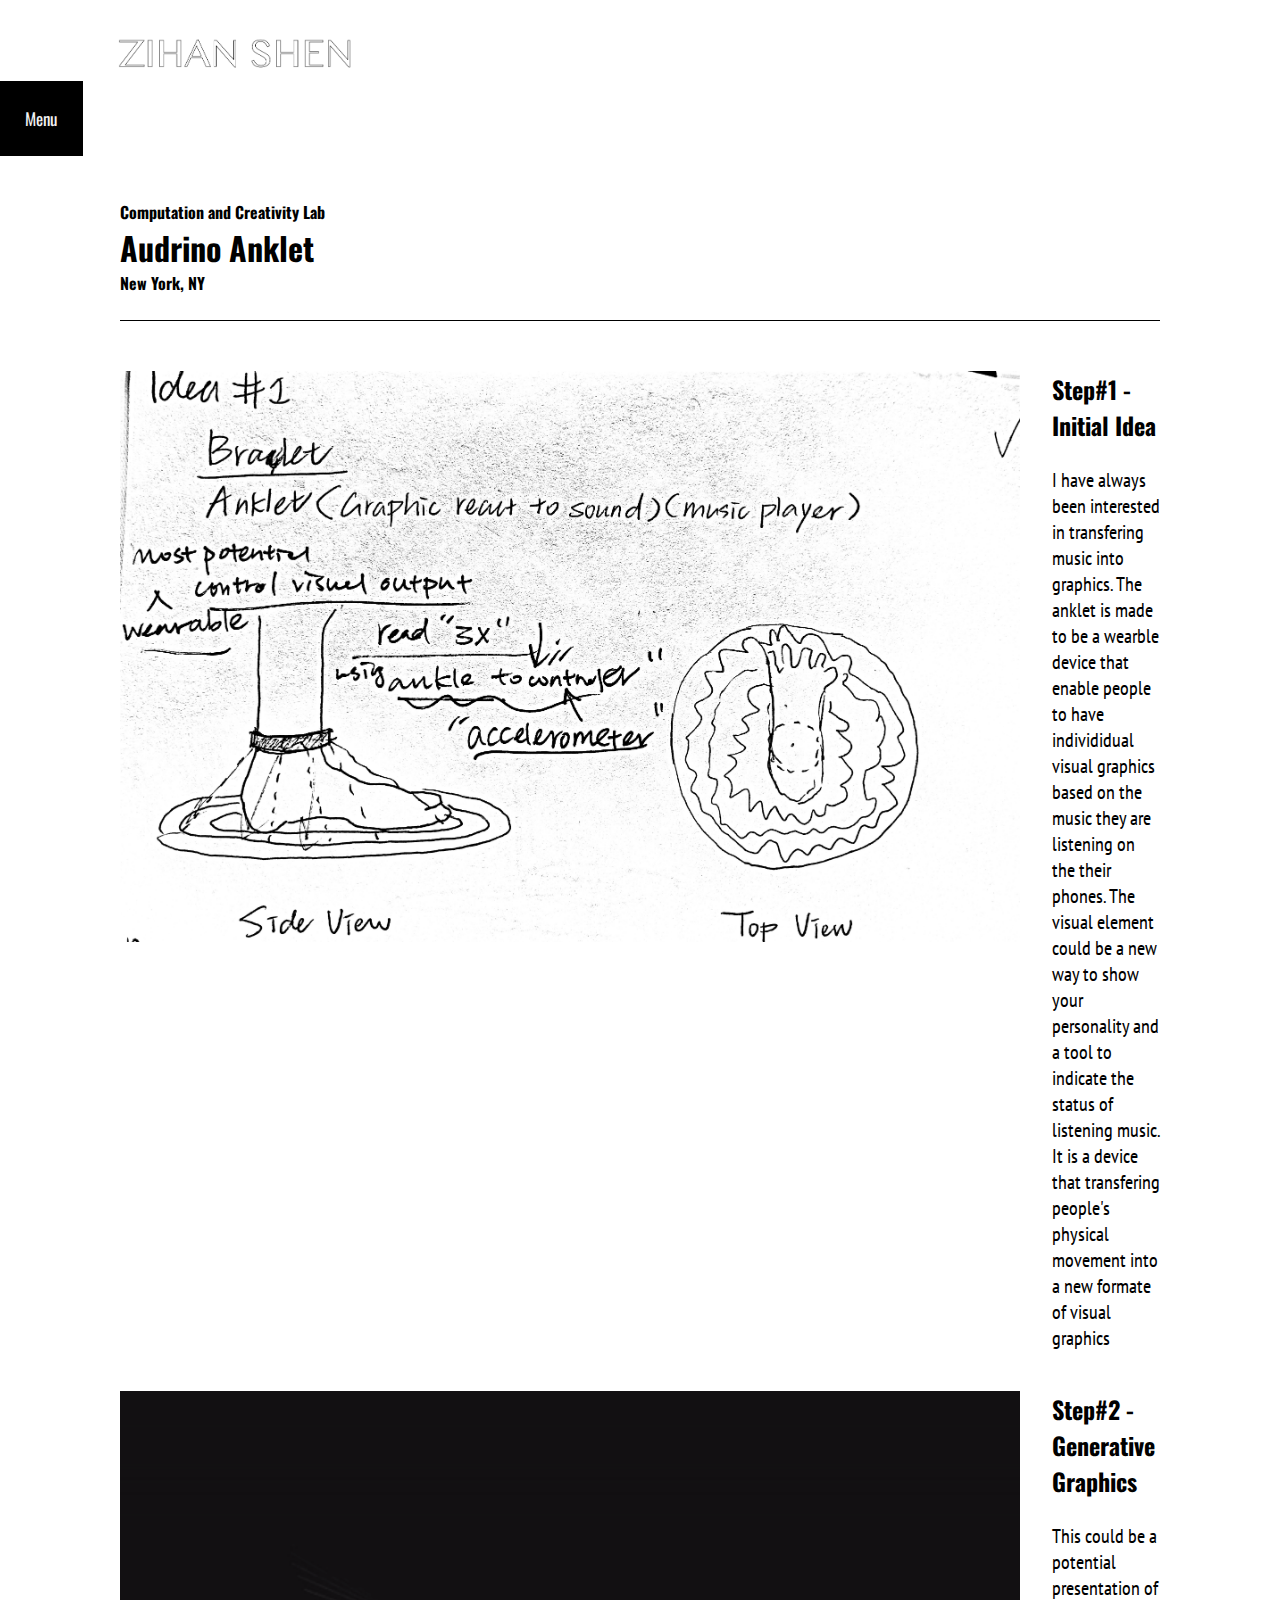
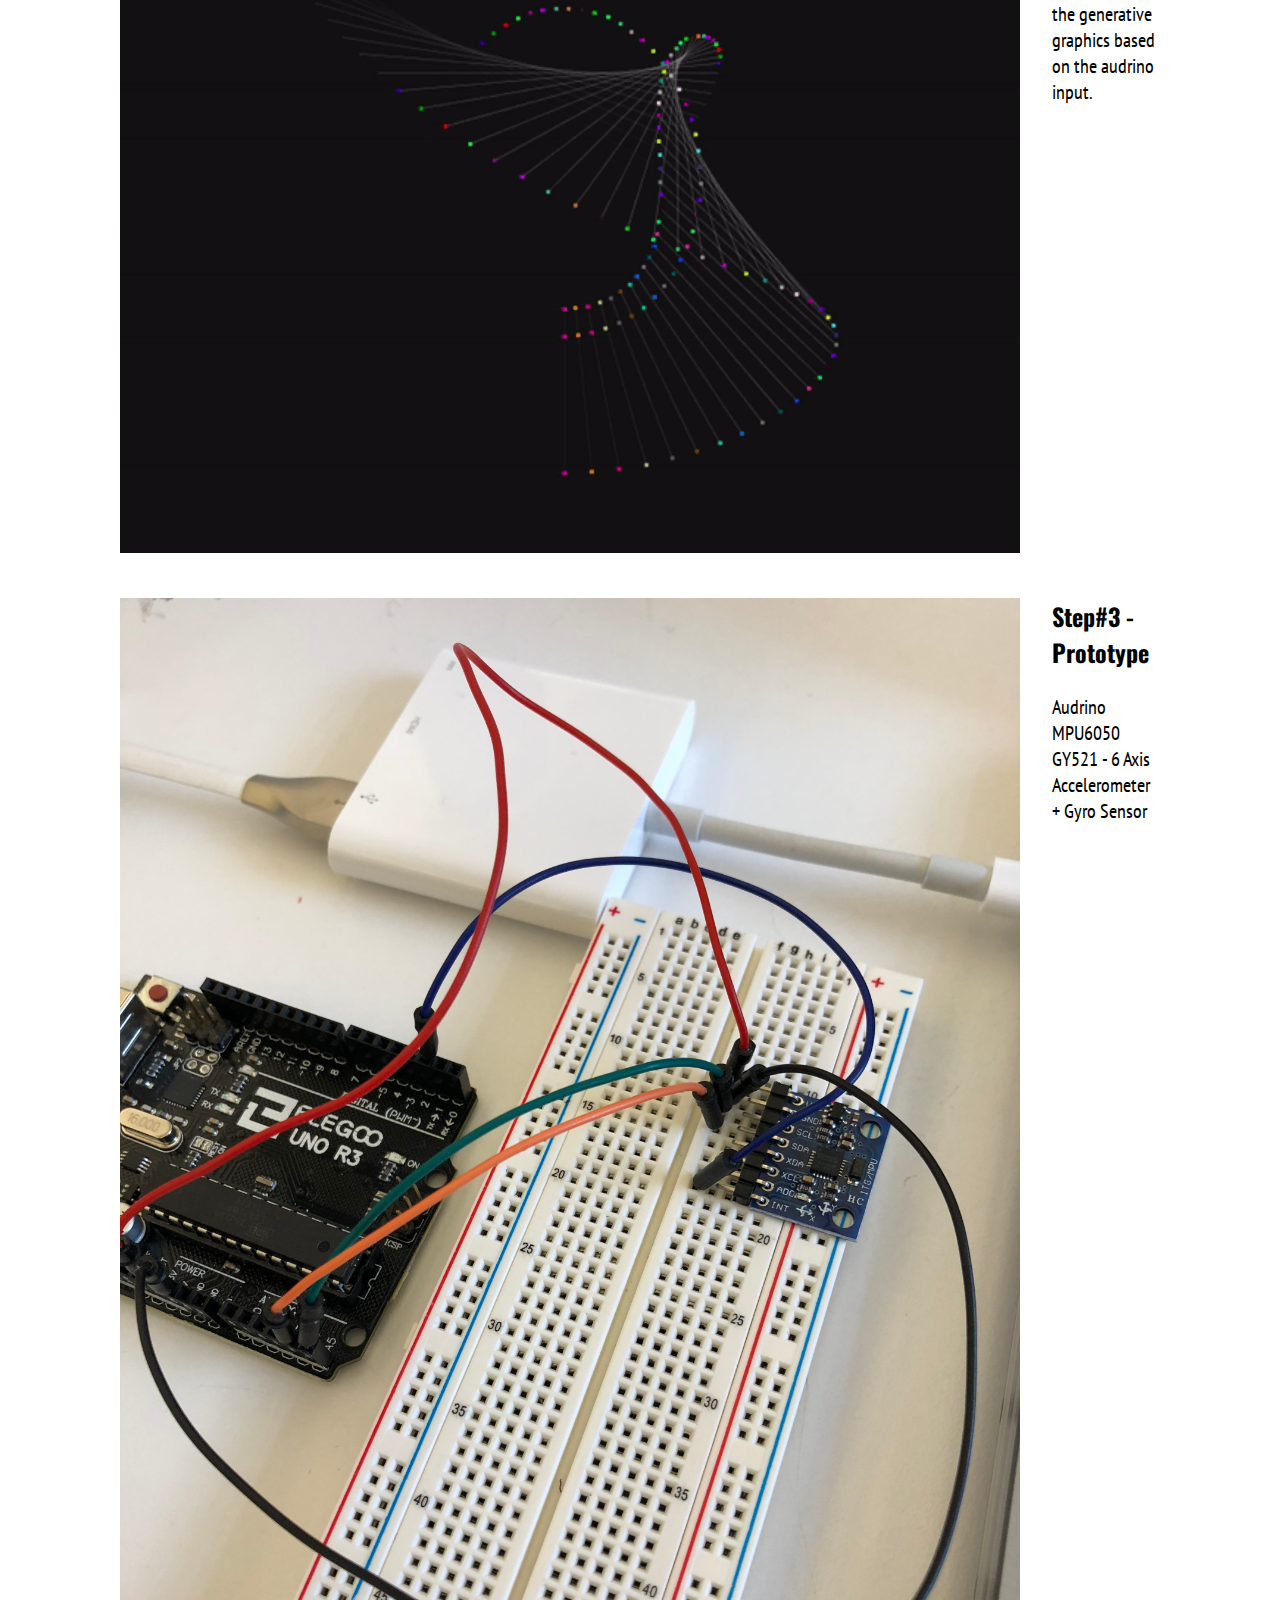
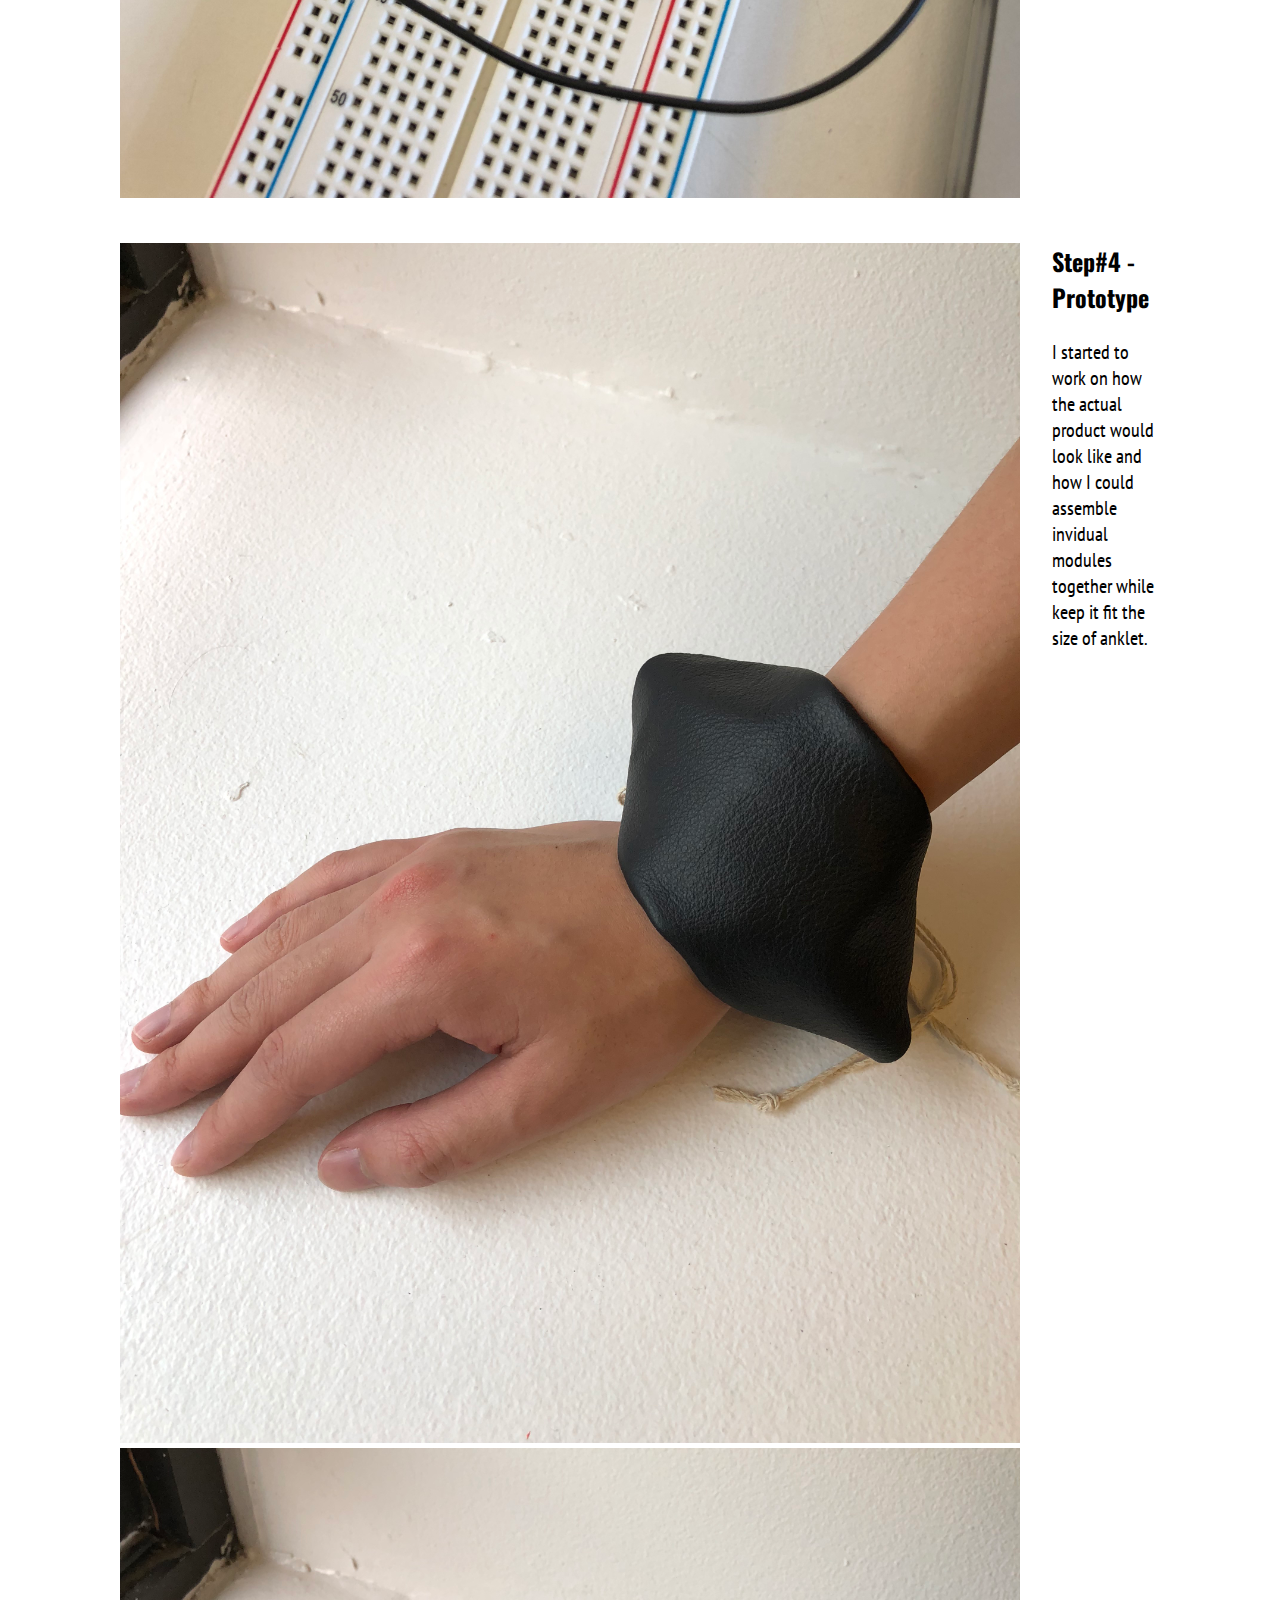
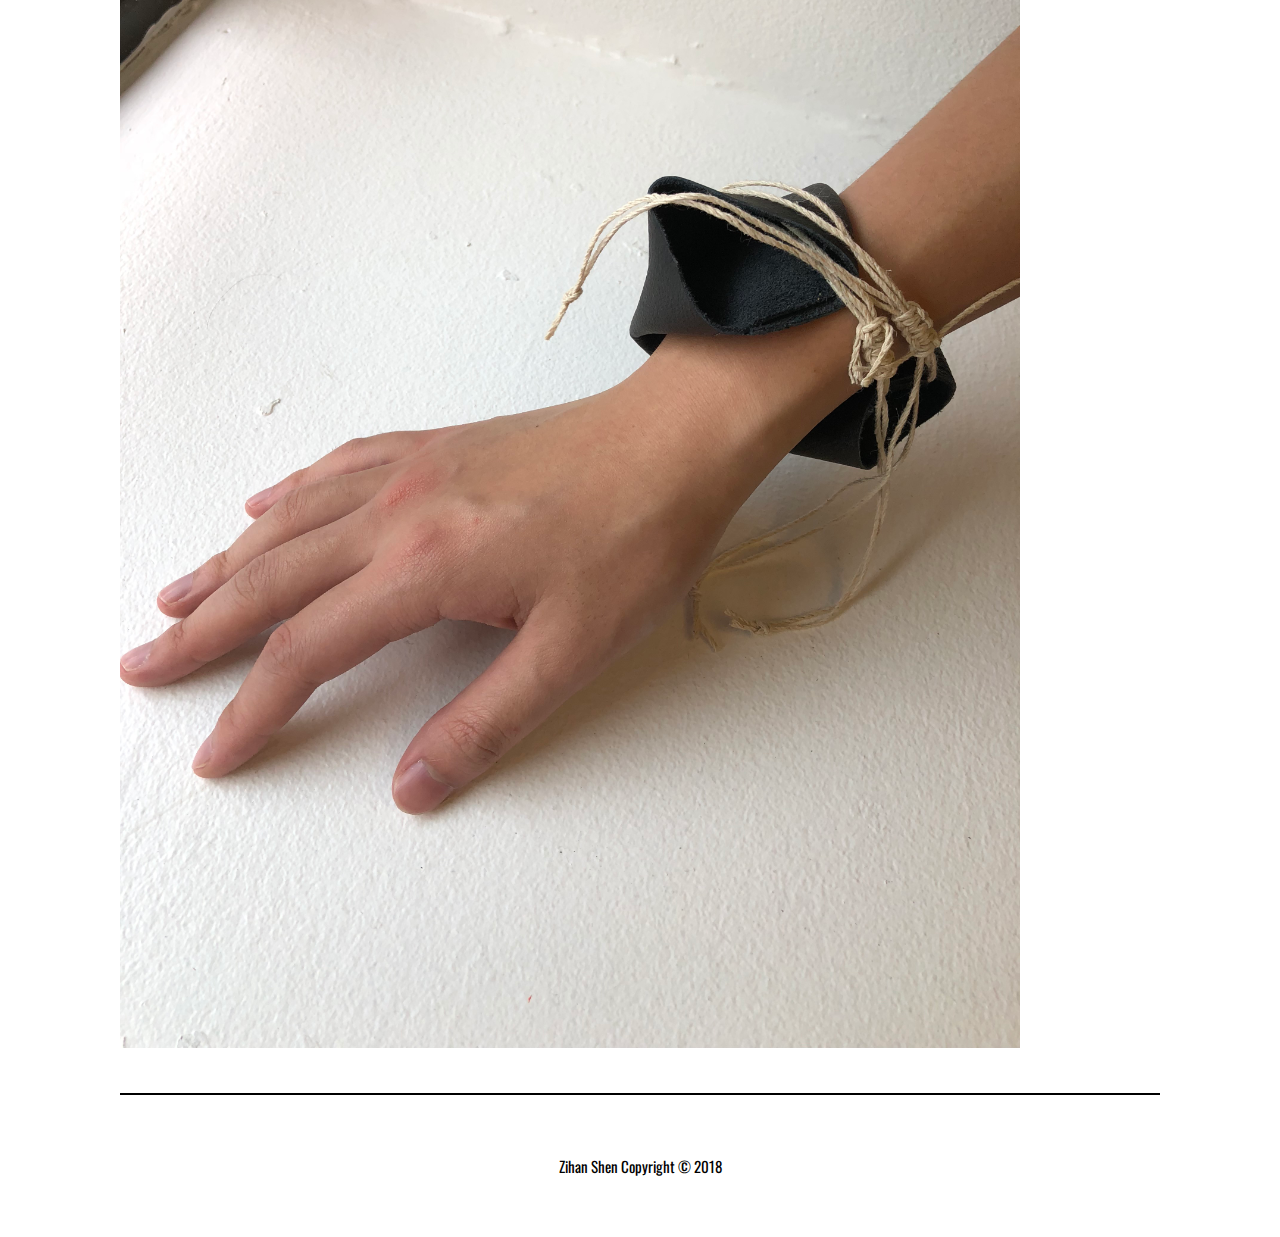
<file: audrino_gyroscope/audrino_gyroscope.html>
<!DOCTYPE html>
<html>
<head>
	<title>A Project</title>
	<link href="https://fonts.googleapis.com/css?family=Roboto" rel="stylesheet">
	<link href="https://fonts.googleapis.com/css?family=Vidaloka" rel="stylesheet">

	<link href="https://fonts.googleapis.com/css?family=Oswald" rel="stylesheet">
	<link rel="stylesheet" type="text/css" href="css/styles.css">

	<link href="https://fonts.googleapis.com/css?family=PT+Sans+Narrow" rel="stylesheet">

	<meta name="viewport" content="width=device-width, initial-scale=1">
</head>
<body>



<div id="header">
	<div class="logo">
		<a href="#"></a>
		<img src="img/logo.png" width="250px";">
	</div>

	<div class="topnav">
		<a href="#" data-hover="Project">Menu</a>		
	</div>

</div>


<div id="shen">
	<h4>Computation and Creativity Lab</h4>
	<h1>Audrino Anklet</h1>
	<h4>New York, NY</h4>

</div>

<div class="row0">
	<p style="font-family: 'PT Sans Narrow', sans-serif; font-size:20px">
	
	</p>
</div>



<div class="row1">	
	<div class="box box1">
		<img src="img/01.jpg" width="900px" class="center">
	</div>
   
	<div class="box box2">
		<h2>Step#1 - Initial Idea</h2><br>
		<p style="font-family: 'PT Sans Narrow', sans-serif; font-size:20px">I have always been interested in transfering music into graphics. The anklet is made to be a wearble device that enable people to have individidual visual graphics based on the music they are listening on the their phones. The visual element could be a new way to show your personality and a tool to indicate the status of listening music. It is a device that transfering people's physical movement into a new formate of visual graphics</p>
	</div>
</div>




<div class="row2">	
	<div class="box box1">
		<img src="img/001.gif" width="900px" class="center">
	</div>

	<div class="box box2">
		<h2>Step#2 - Generative Graphics</h2><br>
		<p style="font-family: 'PT Sans Narrow', sans-serif; font-size:20px">This could be a potential presentation of the generative graphics based on the audrino input.</p>
	</div>


</div>



<div class="row3">	
	<div class="box box1">
		<img src="img/02.jpg" width="900px" class="center">
	</div>

	<div class="box box2">
		<h2>Step#3 - Prototype</h2><br>
		<p style="font-family: 'PT Sans Narrow', sans-serif; font-size:20px">Audrino MPU6050 GY521 - 6 Axis Accelerometer + Gyro Sensor</p>
	</div>

</div>

<div class="row4">	
	<div class="box box1">
		<img src="img/03.jpg" width="900px" class="center">
		<img src="img/04.jpg" width="900px" class="center">
	</div>

	<div class="box box2">
		<h2>Step#4 - Prototype</h2><br>
		<p style="font-family: 'PT Sans Narrow', sans-serif; font-size:20px">I started to work on how the actual product would look like and how I could assemble invidual modules together while keep it fit the size of anklet.</p>
	</div>

</div>



<div id="footer">
	<p>Zihan Shen Copyright &copy; 2018</p>
</div>






</body>
</html>
</file>
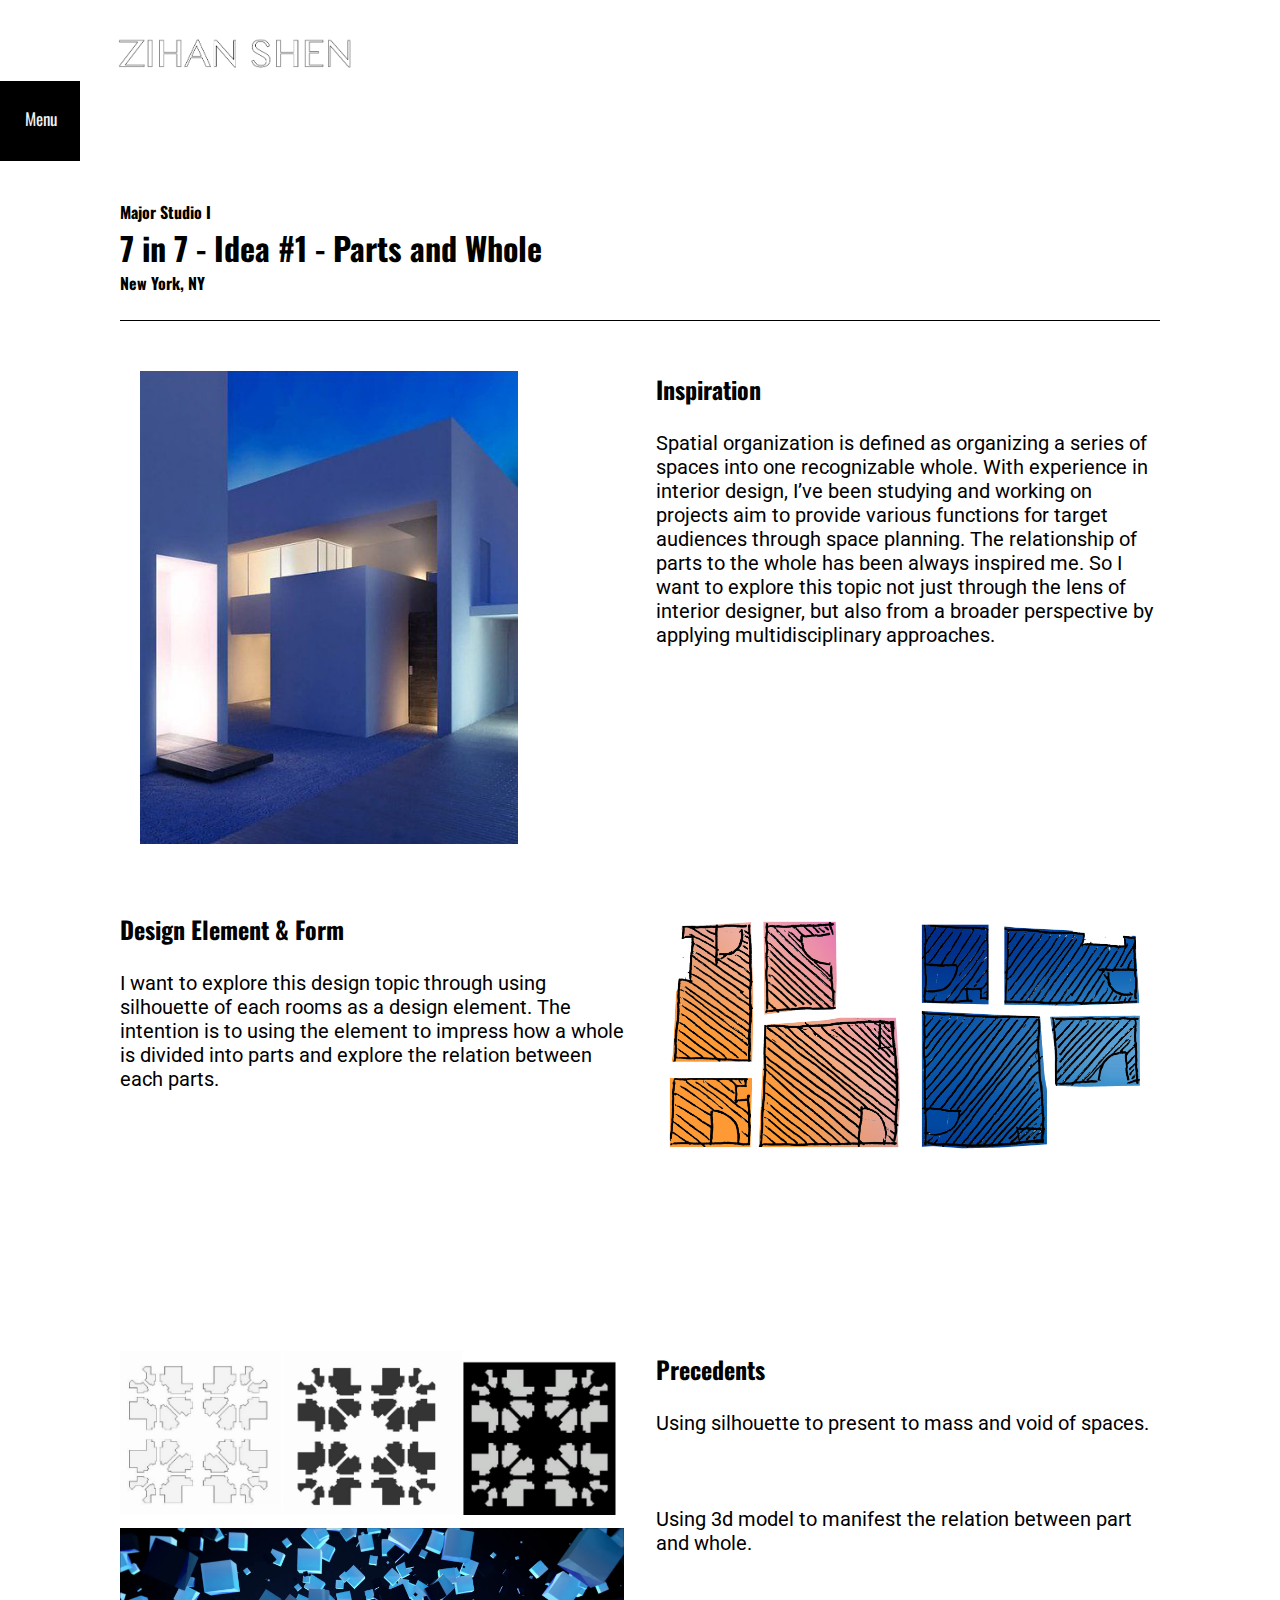
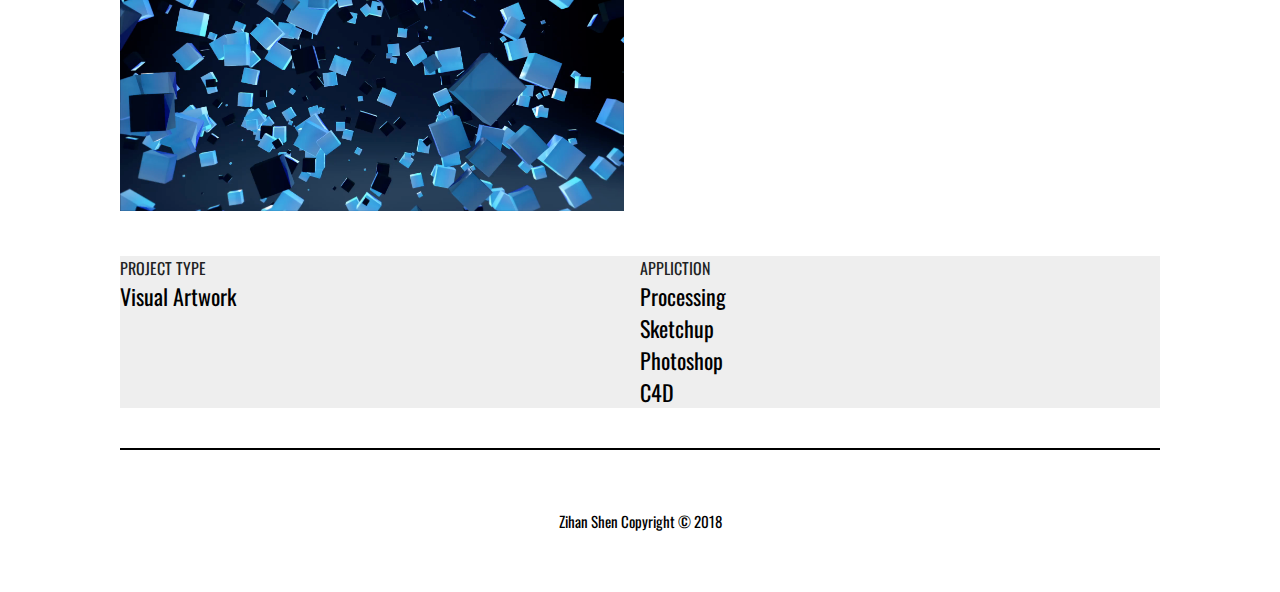
<file: blog_01/blog_01_final.html>
<!DOCTYPE html>
<html>
<head>
	<title>A Project</title>
	<link href="https://fonts.googleapis.com/css?family=Roboto" rel="stylesheet">
	<link href="https://fonts.googleapis.com/css?family=Vidaloka" rel="stylesheet">

	<link href="https://fonts.googleapis.com/css?family=Oswald" rel="stylesheet">
	<link rel="stylesheet" type="text/css" href="css/styles_final.css">

	<meta name="viewport" content="width=device-width, initial-scale=1">
</head>
<body>



<div id="header">
	<div class="logo">
		<a href="#"></a>
		<img src="img/logo.png" width="250px";">
	</div>

	<div class="topnav">
		<a href="#" data-hover="Project">Menu</a>		
	</div>

</div>


<div id="shen">
	<h4>Major Studio I</h4>
	<h1>7 in 7 - Idea #1 - Parts and Whole</h1>
	<h4>New York, NY</h4>
</div>



<div class="row1">	
	<div class="box box1">
		<img src="img/001.png" width="75%" class="center">
	</div>
   
	<div class="box box2">
		<h2>Inspiration</h2><br>
		<p style="font-family: 'Roboto', sans-serif; font-size:20px" >Spatial organization is defined as organizing a series of spaces into one recognizable whole. With experience in interior design, I’ve been studying and working on projects aim to provide various functions for target audiences through space planning. The relationship of parts to the whole has been always inspired me. So I want to explore this topic not just through the lens of interior designer, but also from a broader perspective by applying multidisciplinary approaches.
	 	</p>
	</div>
</div>


<div class="row2">	
	<div class="box box3">
		<h2>Design Element & Form</h2><br>
		<p style="font-family: 'Roboto', sans-serif; font-size:20px" >
			I want to explore this design topic through using silhouette of each rooms as a design element. The intention is to using the element to impress how a whole is divided into parts and explore the relation between each parts. 
		</p>
	</div>
	<div class="box box4">
		<img src="img/tt1.png" width="100%">	
		
	</div>
</div>

<div class="row3">	
	<div class="box box5">
		<img src="img/003.png" width="100%">
		<img src="img/006.png" width="100%">
	</div>

	<div class="box box6">
		<h2>Precedents</h2><br>
		<p style="font-family: 'Roboto', sans-serif; font-size:20px" >
		Using silhouette to present to mass and void of spaces. 
<br><br><br><br>Using 3d model to manifest the relation between part and whole. 
	 	</p>
	</div>
</div>



<div class="row4">	
	<div class="box box10">
		
		<ul>
			<li style="color:#212223;">PROJECT TYPE</li>
			<li style="font-size:22px;">Visual Artwork</li>
			<!-- <li style="color:#212223;">LOCATION</li>
			<li style="font-size:22px;">Miami,FL</li>
			<li style="color:#212223;">CLIENT NAME</li>
			<li style="font-size:22px;">Carnival</li>
			<li style="color:#212223;">SIZE</li>
			<li style="font-size:22px;">10,000 sq ft.</li>
			<li style="color:#212223;">COMPLETED</li>
			<li style="font-size:22px;">2017</li> -->
		</ul>

			
	</div>
	<div class="box box11">
		<ul>
			<li style="color:#212223;">APPLICTION</li>
			<li style="font-size:22px;">Processing<br>Sketchup<br>Photoshop<br>C4D</li>

			<!-- <li style="color:#212223;">Service</li>
			<li style="font-size:25px;">Miami,FL</li>
			<li style="color:#212223;">CLIENT NAME</li>
			<li style="font-size:25px;">Carnival</li>
			<li style="color:#212223;">SIZE</li>
			<li style="font-size:25px;">10,000 sq ft.</li>
			<li style="color:#212223;">COMPLETED</li>
			<li style="font-size:25px;">2017</li> -->
		</ul>
			
	</div>
<!-- 	<div class="box box12">
		<ul>
			<li style="color:#212223;">SERVICE PROVIDED</li>
			<li style="font-size:22px;">Custom FF&E Design<br>Interior Design<br>Architecture</li>
	</div> -->
</div>


<div id="footer">
	<p>Zihan Shen Copyright &copy; 2018</p>
</div>






</body>
</html>
</file>
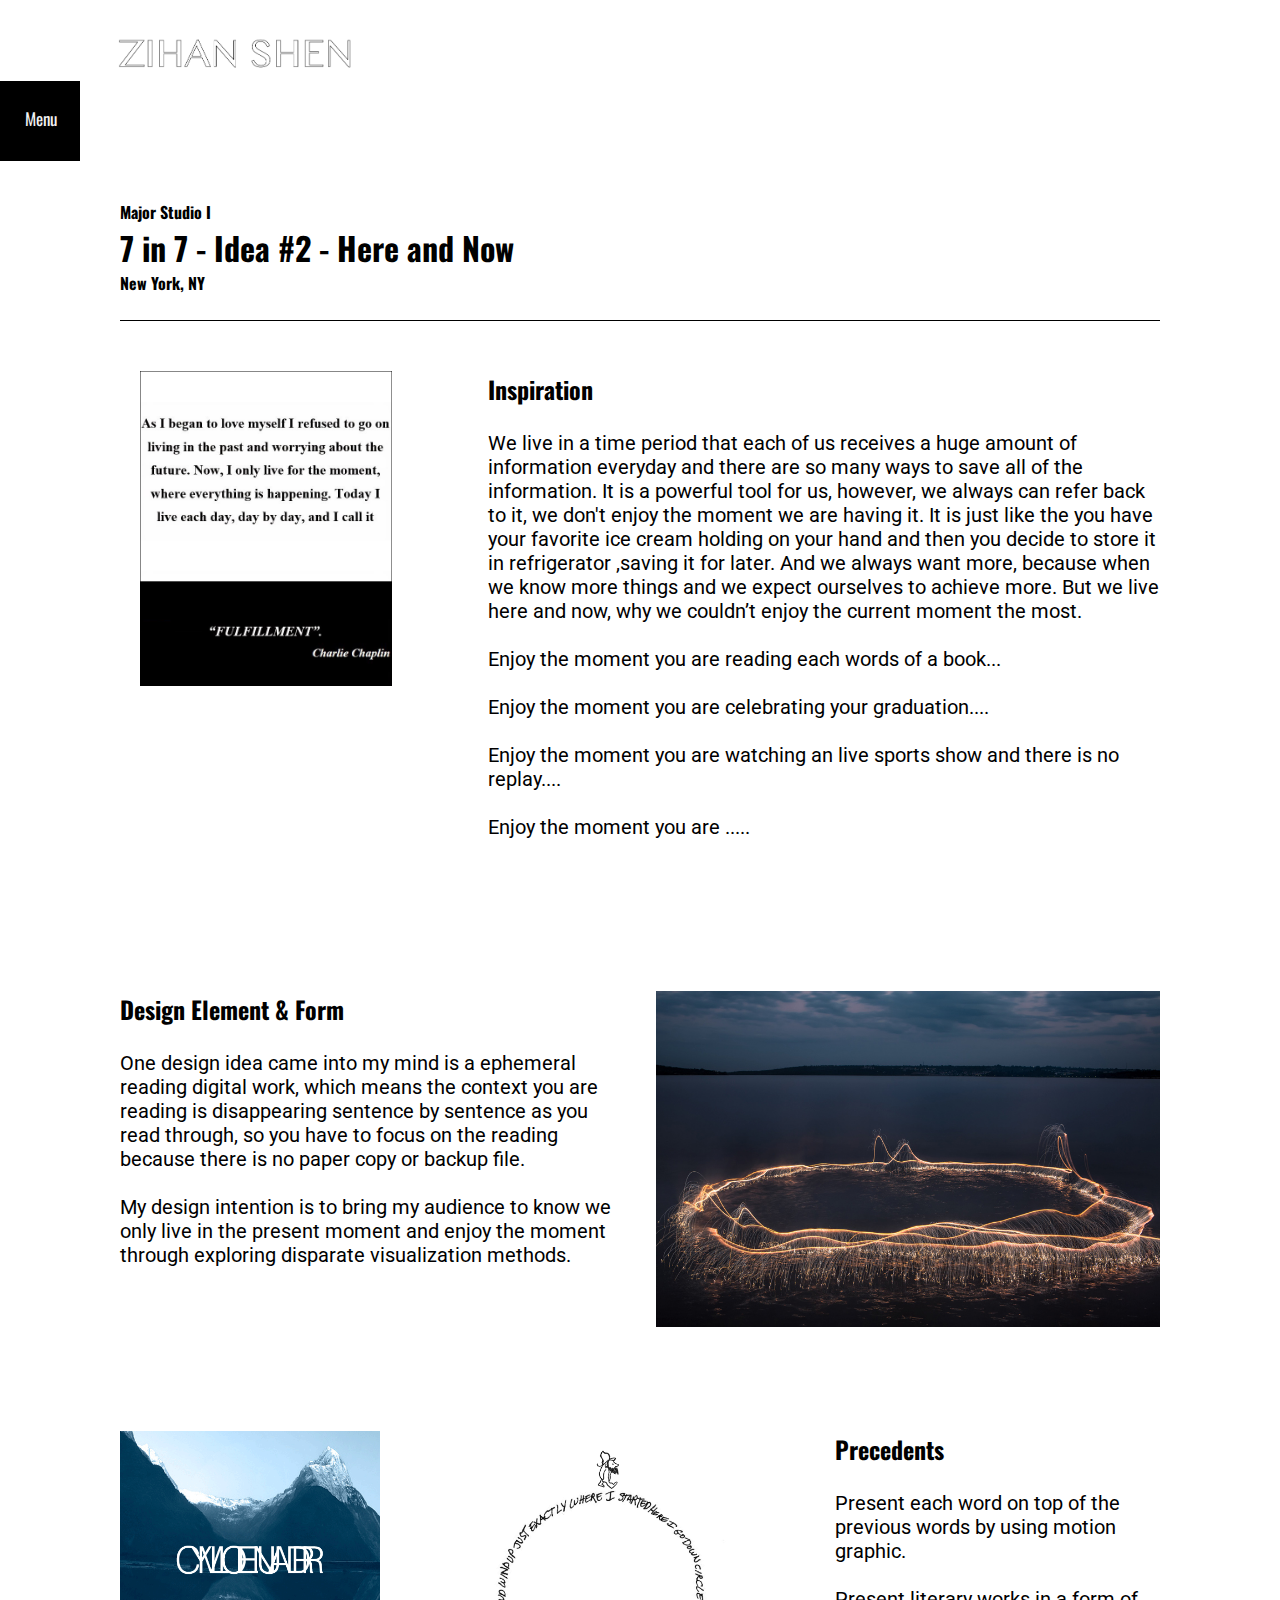
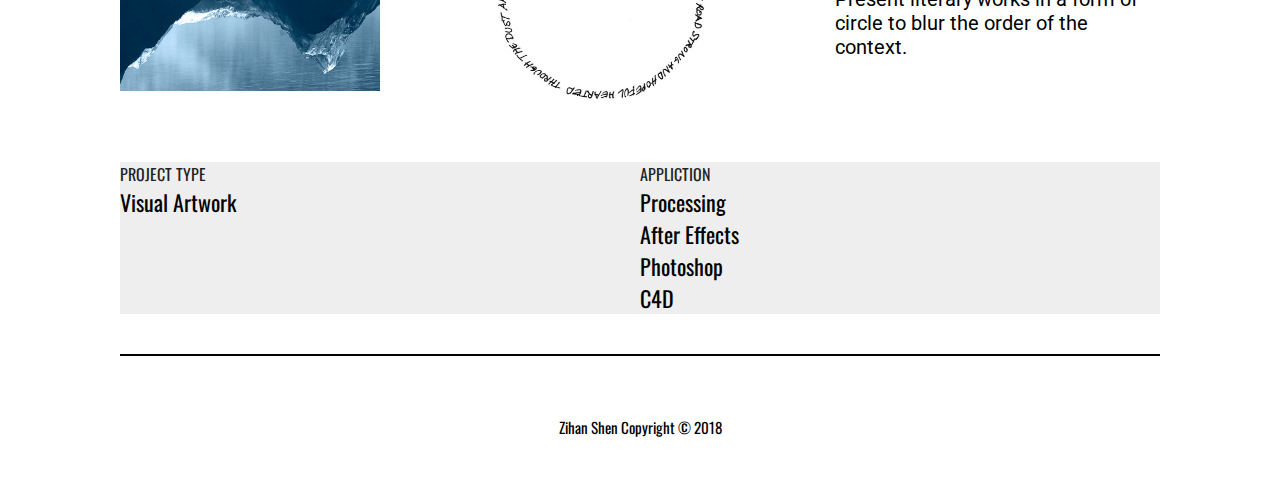
<file: blog_02/blog_02.html>
<!DOCTYPE html>
<html>
<head>
	<title>A Project</title>
	<link href="https://fonts.googleapis.com/css?family=Roboto" rel="stylesheet">
	<link href="https://fonts.googleapis.com/css?family=Vidaloka" rel="stylesheet">

	<link href="https://fonts.googleapis.com/css?family=Oswald" rel="stylesheet">
	<link rel="stylesheet" type="text/css" href="css/styles.css">

	<meta name="viewport" content="width=device-width, initial-scale=1">
</head>
<body>



<div id="header">
	<div class="logo">
		<a href="#"></a>
		<img src="img/logo.png" width="250px";">
	</div>

	<div class="topnav">
		<a href="#" data-hover="Project">Menu</a>		
	</div>

</div>


<div id="shen">
	<h4>Major Studio I</h4>
	<h1>7 in 7 - Idea #2 - Here and Now</h1>
	<h4>New York, NY</h4>
</div>



<div class="row1">	
	<div class="box box1">
		<img src="img/b0-new.png" width="75%" class="center">
	</div>
   
	<div class="box box2">
		<h2>Inspiration</h2><br>
		<p style="font-family: 'Roboto', sans-serif; font-size:20px" >
	 	We live in a time period that each of us receives a huge amount of information everyday  and there are so many ways to save all of the information. It is a powerful tool for us, however, we always can refer back to it, we don't enjoy the moment we are having it. It is just like the you have your favorite ice cream holding on your hand and then you decide to store it in refrigerator ,saving it for later.  And we always want more, because when we know more things and we expect ourselves to achieve more. But we live here and now, why we couldn’t enjoy the current moment the most. 

<br><br>Enjoy the moment you are reading each words of a book...
<br><br>Enjoy the moment you are celebrating your graduation....
<br><br>Enjoy the moment you are watching an live sports show and there is no replay.... 
<br><br>Enjoy the moment you are .....
</p>
	</div>


</div>


<div class="row2">	
	<div class="box box3">
		<h2>Design Element & Form</h2><br>
		<p style="font-family: 'Roboto', sans-serif; font-size:20px" >
		One design idea came into my mind is a ephemeral reading digital work, which means the context you are reading is disappearing sentence by sentence as you read through, so you have to focus on the reading because there is no paper copy or backup file.
		<br><br>
		My design intention is to bring my audience to know we only live in the present moment and enjoy the moment through exploring disparate visualization methods. 

		</p>
	</div>

	<div class="box box4">
		<!-- <img src="img/b2.jpeg" width="100%"> -->	
		<img src="img/b1.jpeg" width="100%">
		
	</div>
</div>

<div class="row3">	
	<div class="box box5">
		<img src="img/b3.gif" width="80%">
		
	</div>

		<div class="box box7">
		
		<img src="img/b4.gif" width="80%">
	</div>

	<div class="box box6">
		<h2>Precedents</h2><br>
		<p style="font-family: 'Roboto', sans-serif; font-size:20px" >
		Present each word on top of the previous words by using motion graphic.
		<br><br>
		Present literary works in a form of circle to blur the order of the context. 

	 	</p>
	</div>
</div>



<div class="row4">	
	<div class="box box10">
		
		<ul>
			<li style="color:#212223;">PROJECT TYPE</li>
			<li style="font-size:22px;">Visual Artwork</li>
			<!-- <li style="color:#212223;">LOCATION</li>
			<li style="font-size:22px;">Miami,FL</li>
			<li style="color:#212223;">CLIENT NAME</li>
			<li style="font-size:22px;">Carnival</li>
			<li style="color:#212223;">SIZE</li>
			<li style="font-size:22px;">10,000 sq ft.</li>
			<li style="color:#212223;">COMPLETED</li>
			<li style="font-size:22px;">2017</li> -->
		</ul>

			
	</div>
	<div class="box box11">
		<ul>
			<li style="color:#212223;">APPLICTION</li>
			<li style="font-size:22px;">Processing<br>After Effects<br>Photoshop<br>C4D</li>

			<!-- <li style="color:#212223;">Service</li>
			<li style="font-size:25px;">Miami,FL</li>
			<li style="color:#212223;">CLIENT NAME</li>
			<li style="font-size:25px;">Carnival</li>
			<li style="color:#212223;">SIZE</li>
			<li style="font-size:25px;">10,000 sq ft.</li>
			<li style="color:#212223;">COMPLETED</li>
			<li style="font-size:25px;">2017</li> -->
		</ul>
			
	</div>
<!-- 	<div class="box box12">
		<ul>
			<li style="color:#212223;">SERVICE PROVIDED</li>
			<li style="font-size:22px;">Custom FF&E Design<br>Interior Design<br>Architecture</li>
	</div> -->
</div>


<div id="footer">
	<p>Zihan Shen Copyright &copy; 2018</p>
</div>






</body>
</html>
</file>
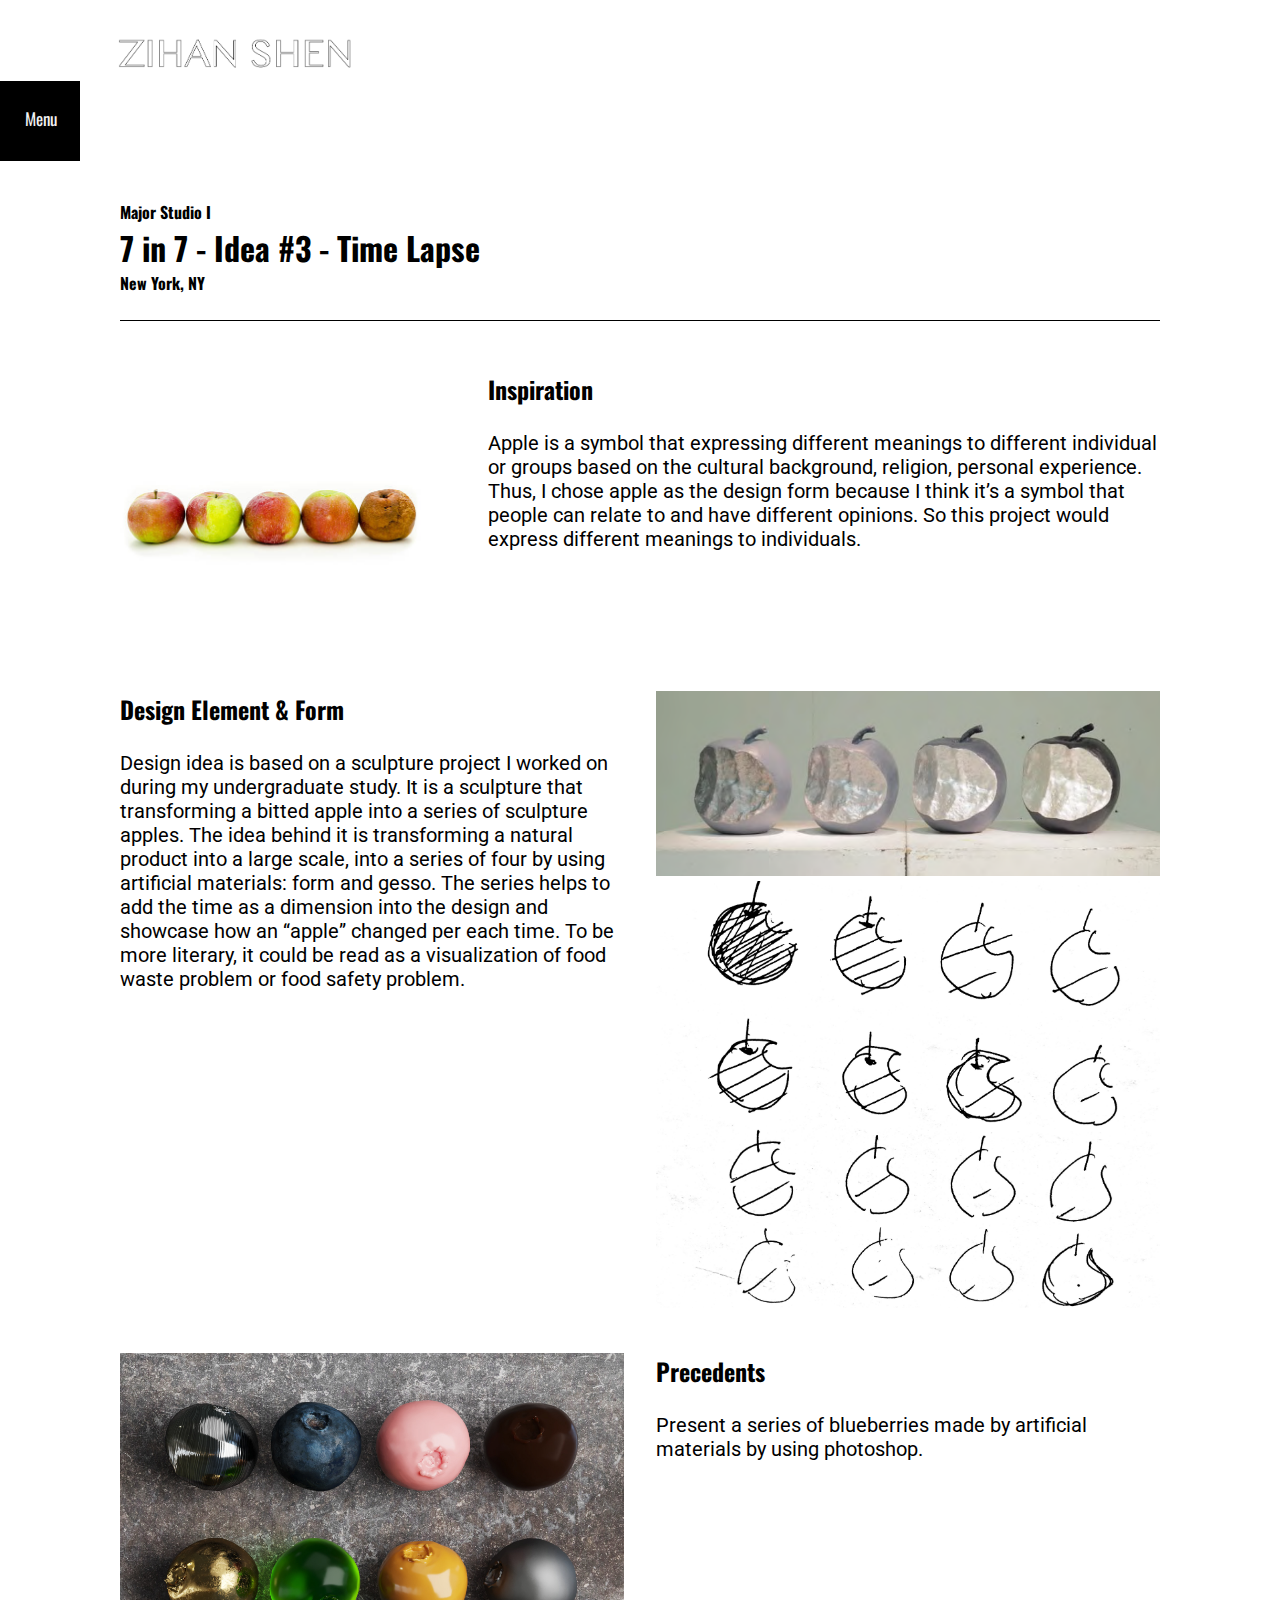
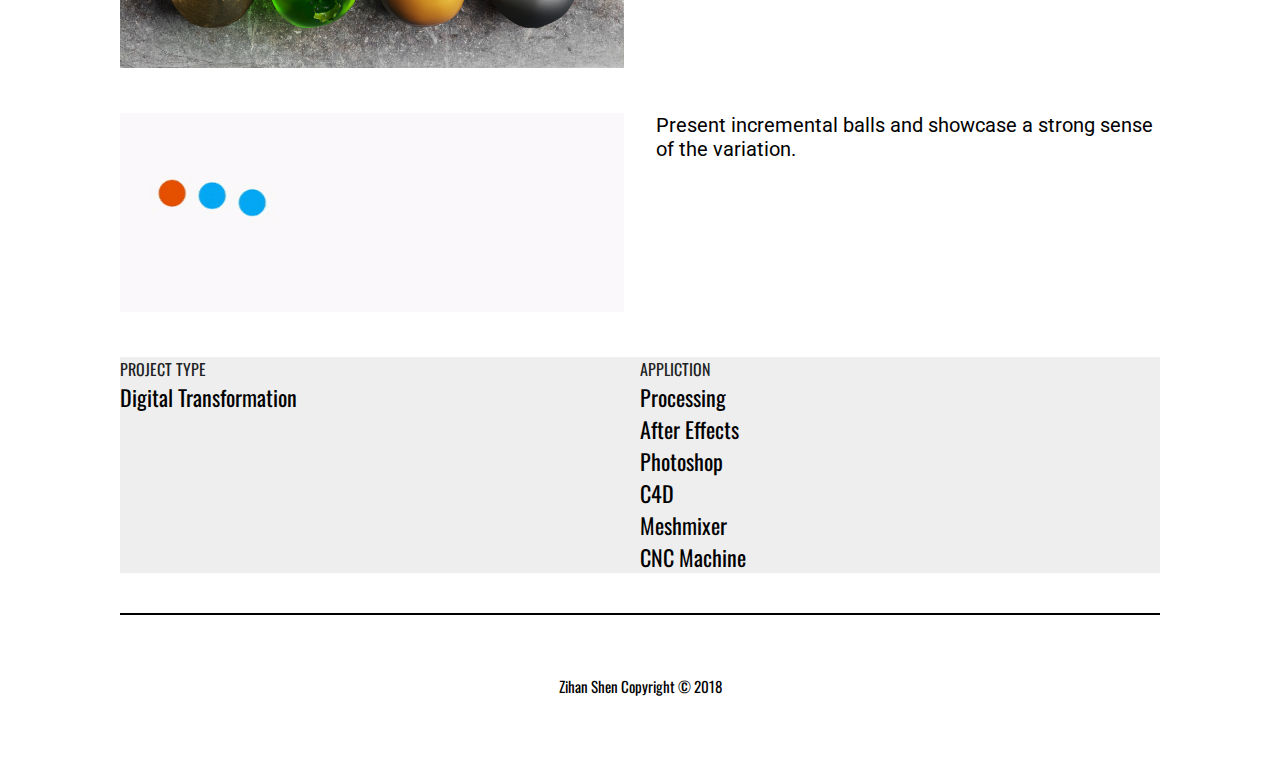
<file: blog_03/blog_03.html>
<!DOCTYPE html>
<html>
<head>
	<title>A Project</title>
	<link href="https://fonts.googleapis.com/css?family=Roboto" rel="stylesheet">
	<link href="https://fonts.googleapis.com/css?family=Vidaloka" rel="stylesheet">

	<link href="https://fonts.googleapis.com/css?family=Oswald" rel="stylesheet">
	<link rel="stylesheet" type="text/css" href="css/styles.css">

	<meta name="viewport" content="width=device-width, initial-scale=1">
</head>
<body>



<div id="header">
	<div class="logo">
		<a href="#"></a>
		<img src="img/logo.png" width="250px";">
	</div>

	<div class="topnav">
		<a href="#" data-hover="Project">Menu</a>		
	</div>

</div>


<div id="shen">
	<h4>Major Studio I</h4>
	<h1>7 in 7 - Idea #3 - Time Lapse</h1>
	<h4>New York, NY</h4>
</div>



<div class="row1">	
	<div class="box box1">
		<img src="img/apple.jpeg" width="90%">
	</div>
   
	<div class="box box2">
		<h2>Inspiration</h2><br>
		<p style="font-family: 'Roboto', sans-serif; font-size:20px" >
	 	Apple is a symbol that expressing different meanings to different individual or groups based on the cultural background, religion, personal experience. Thus, I chose apple as the design form because I think it’s a symbol that people can relate to and have different opinions. So this project would express different meanings to individuals.

</p>
	</div>


</div>


<div class="row2">	
	<div class="box box3">
		<h2>Design Element & Form</h2><br>
		<p style="font-family: 'Roboto', sans-serif; font-size:20px" >		
Design idea is based on a sculpture project I worked on during my undergraduate study. It is a sculpture that transforming a bitted apple into a series of sculpture apples. The idea behind it is transforming a natural product into a large scale, into a series of four by using artificial materials: form and gesso. The series helps to add the time as a dimension into the design and showcase how an “apple” changed per each time. To be more literary, it could be read as a visualization of food waste problem or food safety problem. 

	</div>

	<div class="box box4">
		<!-- <img src="img/b2.jpeg" width="100%"> -->	
		<img src="img/b1.png" width="100%">
		<img src="img/01.jpg" width="100%">
		
	</div>
</div>

<div class="row3">	
	<div class="box box5">
		<img src="img/b3.jpg" width="100%">
		
	</div>

		<!-- <div class="box box7">
		
		<img src="img/b4.gif" width="80%">
	</div> -->

	<div class="box box6">
		<h2>Precedents</h2><br>
		<p style="font-family: 'Roboto', sans-serif; font-size:20px" >
		
		Present a series of blueberries made by artificial materials by using photoshop.
 

	 	</p>
	</div>
</div>

<div class="row00">	
	<div class="box box5">
		<img src="img/b5.gif" width="100%">
		
	</div>
	<div>		
		<p style="font-family: 'Roboto', sans-serif; font-size:20px" >
		
		
		Present incremental balls and showcase a strong sense of the variation. 
	</div>
		<!-- <div class="box box7">
		
		<img src="img/b4.gif" width="80%">
	</div> -->
<!-- 
	<div class="box box6">
		<img src="img/b5.gif" width="100%">
	

	</div> -->
</div>



<div class="row4">	
	<div class="box box10">
		
		<ul>
			<li style="color:#212223;">PROJECT TYPE</li>
			<li style="font-size:22px;">Digital Transformation</li>
			<!-- <li style="color:#212223;">LOCATION</li>
			<li style="font-size:22px;">Miami,FL</li>
			<li style="color:#212223;">CLIENT NAME</li>
			<li style="font-size:22px;">Carnival</li>
			<li style="color:#212223;">SIZE</li>
			<li style="font-size:22px;">10,000 sq ft.</li>
			<li style="color:#212223;">COMPLETED</li>
			<li style="font-size:22px;">2017</li> -->
		</ul>

			
	</div>
	<div class="box box11">
		<ul>
			<li style="color:#212223;">APPLICTION</li>
			<li style="font-size:22px;">Processing<br>After Effects<br>Photoshop<br>C4D<br>Meshmixer<br>CNC Machine</li>

			<!-- <li style="color:#212223;">Service</li>
			<li style="font-size:25px;">Miami,FL</li>
			<li style="color:#212223;">CLIENT NAME</li>
			<li style="font-size:25px;">Carnival</li>
			<li style="color:#212223;">SIZE</li>
			<li style="font-size:25px;">10,000 sq ft.</li>
			<li style="color:#212223;">COMPLETED</li>
			<li style="font-size:25px;">2017</li> -->
		</ul>
			
	</div>
<!-- 	<div class="box box12">
		<ul>
			<li style="color:#212223;">SERVICE PROVIDED</li>
			<li style="font-size:22px;">Custom FF&E Design<br>Interior Design<br>Architecture</li>
	</div> -->
</div>


<div id="footer">
	<p>Zihan Shen Copyright &copy; 2018</p>
</div>






</body>
</html>
</file>
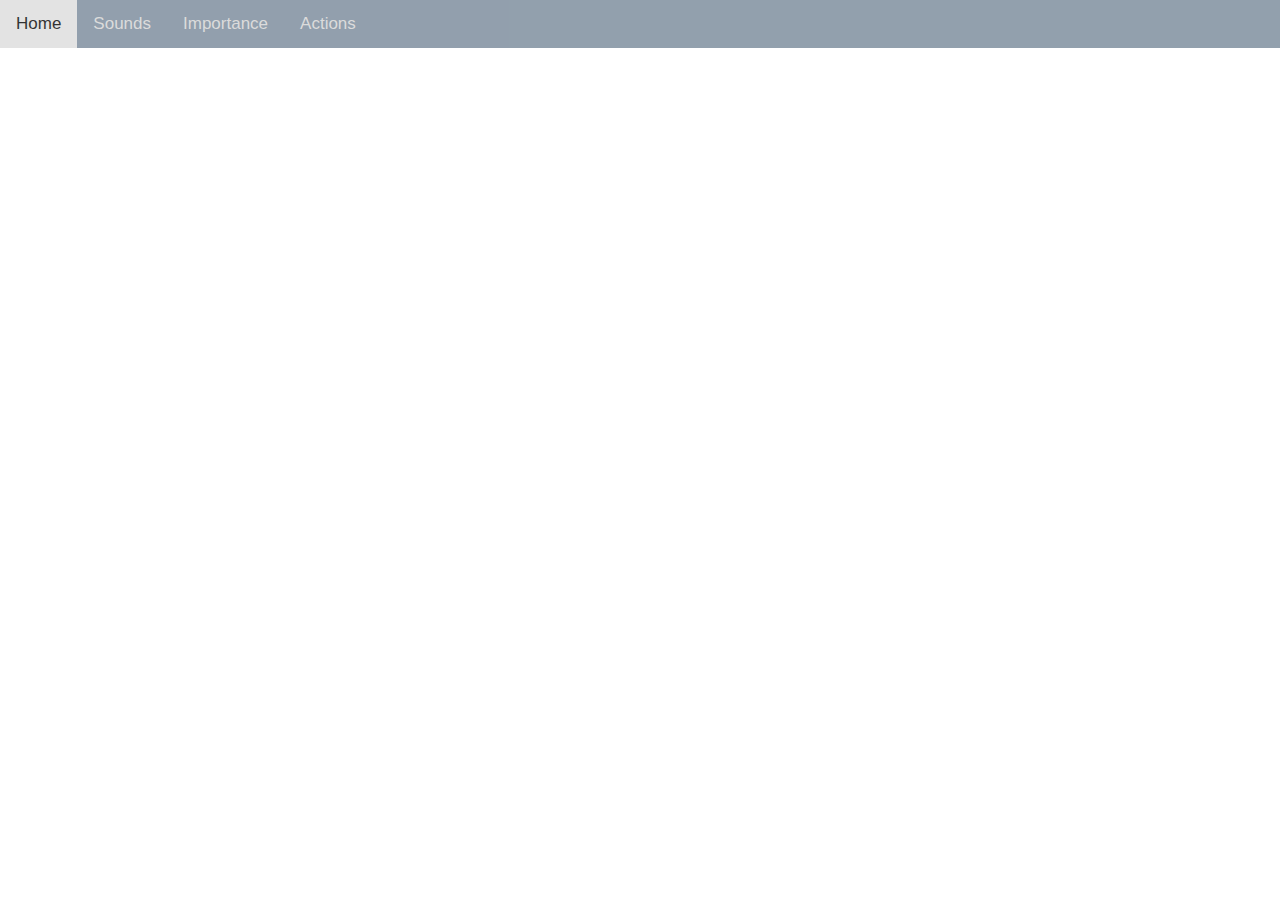
<file: Archieve/nav test/nav.html>
<!DOCTYPE html>
<html>
<head>
<meta name="viewport" content="width=device-width, initial-scale=1">
<link rel="stylesheet" href="https://cdnjs.cloudflare.com/ajax/libs/font-awesome/4.7.0/css/font-awesome.min.css">
<link rel="stylesheet" type="text/css" href="css/styles.css">

</head>
<body>

<div class="topnav" id="myTopnav">
  <a href="#home" class="active">Home</a>
  <a href="#container">Sounds</a>
  <a href="#">Importance</a>
  <a href="#">Actions</a>
  <a href="javascript:void(0);" class="icon" onclick="myFunction()">
    <i class="fa fa-bars"></i>
  </a>
</div>

<!-- <div style="padding-left:16px">
  <h2>Responsive Topnav Example</h2>
  <p>Resize the browser window to see how it works.</p>
</div> -->

<script>
function myFunction() {
    var x = document.getElementById("myTopnav");
    if (x.className === "topnav") {
        x.className += " responsive";
    } else {
        x.className = "topnav";
    }
}
</script>

</body>
</html>
</file>
<file: audrino_gyroscope/css/styles.css>
*{
	margin:0px;
	padding:0px;
}

body{
	font-family: 'Oswald', sans-serif;
	background: white /*#eee*/;
}



#header{
	height:200px;
}

.logo{
	/*margin: 10px auto;*/
	padding-left:110px;
	padding-top:30px;

	/*background:pink;*/
	/*text-align: center; */

}

.topnav{
	position: fixed;
	float:right;
	/*margin-right:170px;*/
	text-align:center;
	width: 100%;
	height:75px;
	width:83px;
	background: black;
}

.topnav a {
    float: left;
    color: #f2f2f2;
    text-align: center;
    text-height:60px;
    padding: 25px;
    text-decoration: none;
	/*height:30px;
	width:30px;
	background: black;*/    
	font-size: 17px;
}

.topnav a:hover {
    background-color: #ddd;
    color: black;
}

/*.topnav a.active {
    background-color: #4CAF50;
    color: white;
}*/

#shen{
	padding-bottom:25px;
	border-bottom:0.8px solid black;
	margin-left: 120px;
	margin-right: 120px;
	margin-bottom: 50px;
}


/*NIU*/

#stripecolor{
    width: 300px;
    height: 20px;
    background-color: blue;
    -webkit-animation-name: example; /* Safari 4.0 - 8.0 */
    -webkit-animation-duration: 4s; /* Safari 4.0 - 8.0 */
    animation-name: example;
    animation-duration: 4s;
    float:left;
    z-index:1000px;
}

/* Safari 4.0 - 8.0 */
@-webkit-keyframes example {
    from {background-color: #84A5B8;}
    to {background-color: #B3DAF1;}
}

/* Standard syntax */
@keyframes example {
    from {background-color: #84A5B8;}
    to {background-color: #B3DAF1;}
}

/*NIU*/

#dashline {
    display: block;
    margin: 8px;
    margin-top: 8px;
    margin-right: 40px;
    margin-bottom: 8px;
    margin-left: 100px;
}


#demo-2 {
  
    background-image: linear-gradient(
      to right,
      silver 50%,
      transparent 0%
    );
    background-size: 8px 4px;
    background-repeat: repeat-x;
    background-position: 20% bottom;

    animation-name: border-dance;
    animation-duration: 50s;
    animation-timing-function: linear;
    animation-iteration-count: infinite;
  }
  @keyframes border-dance {
    from {
      background-position: 0% bottom;
    }
    to {
      background-position: 100% bottom;
    }
  }








/*.box {background:grey;}*/

.row0 {
	margin-left: 120px;
	margin-right: 120px;
	margin-bottom:40px;
/*	display:grid;
	grid-template-columns: 1fr 1fr;
	grid-gap:2em;
	grid-auto-rows: minmax(580px, auto); */
}





.row1 {
	margin-left: 120px;
	margin-right: 120px;
	margin-bottom:40px;
	display:grid;
	grid-template-columns: 1fr 1fr;
	grid-gap:2em;
	grid-auto-rows: minmax(580px, auto); 
}
/*
.center {
	display: block;
	margin-left: 20px;
    margin-right: 5px;
  
}*/



.row2 {
	margin-left: 120px;
	margin-right: 120px;
	margin-bottom:40px;
	display:grid;
	grid-template-columns: 1fr 1fr;
	grid-gap:2em;
	grid-auto-rows: minmax(580px, auto); 
}

.row3 {
	margin-left: 120px;
	margin-right: 120px;
	margin-bottom:40px;
	display:grid;
	grid-template-columns: 1fr 1fr;
	grid-gap:2em;
	grid-auto-rows: minmax(580px, auto); 
}


.row4 {
	margin-left: 120px;
	margin-right: 120px;
	margin-bottom:40px;
	display:grid;
	grid-template-columns: 1fr 1fr;
	grid-gap:2em;
	grid-auto-rows: minmax(580px, auto); 
}


.row5 {
	margin-left: 120px;
	margin-right: 120px;
	margin-bottom:40px;
	display:grid;
	grid-template-columns: 1fr 1fr;
	grid-gap:2em;
	grid-auto-rows: minmax(580px, auto); 
}

.row6 {
	margin-left: 120px;
	margin-right: 120px;
	margin-bottom:40px;
	display:grid;
	grid-template-columns: 1fr 1fr;
	grid-gap:2em;
	grid-auto-rows: minmax(580px, auto); 
}

.row7 {
	margin-left: 120px;
	margin-right: 120px;
	margin-bottom:40px;
	display:grid;
	grid-template-columns: 1fr 1fr;
	grid-gap:2em;
	grid-auto-rows: minmax(580px, auto); 
}

.row8 {
	margin-left: 120px;
	margin-right: 120px;
	margin-bottom:40px;
	display:grid;
	grid-template-columns: 1fr 1fr;
	grid-gap:2em;
	grid-auto-rows: minmax(580px, auto); 
}

.row9 {
	margin-left: 120px;
	margin-right: 120px;
	margin-bottom:40px;
	display:grid;
	grid-template-columns: 1fr 1fr;
	grid-gap:2em;
	grid-auto-rows: minmax(580px, auto); 
}

.row10 {
	margin-left: 120px;
	margin-right: 120px;
	margin-bottom:40px;
	display:grid;
	grid-template-columns: 1fr 1fr;
	grid-gap:2em;
	grid-auto-rows: minmax(580px, auto); 
}

.row11 {
	margin-left: 120px;
	margin-right: 120px;
	margin-bottom:40px;
	display:grid;
	grid-template-columns: 1fr 1fr;
	grid-gap:2em;
	grid-auto-rows: minmax(580px, auto); 
}

.row12 {
	margin-left: 120px;
	margin-right: 120px;
	margin-bottom:40px;
	display:grid;
	grid-template-columns: 1fr 1fr;
	grid-gap:2em;
	grid-auto-rows: minmax(580px, auto); 
}

.row13 {
	margin-left: 120px;
	margin-right: 120px;
	margin-bottom:40px;
	display:grid;
	grid-template-columns: 1fr 1fr;
	grid-gap:2em;
	grid-auto-rows: minmax(580px, auto); 
}

.row14 {
	margin-left: 120px;
	margin-right: 120px;
	margin-bottom:40px;
	display:grid;
	grid-template-columns: 1fr 1fr;
	grid-gap:2em;
	grid-auto-rows: minmax(580px, auto); 
}

.box10 ul li{
	list-style-type: none;

}

.box11 ul li{
	list-style-type: none;

}


.box12 ul li{
	list-style-type: none;

}



#footer{

    border-top:2px solid black;
	padding: 60px;
	margin-left: 120px;
	margin-right: 120px;
	text-align: center;
	font-size: 15px;

}
</file>
<file: blog_01/css/styles_final.css>
*{
	margin:0px;
	padding:0px;
}

body{
	font-family: 'Oswald', sans-serif;
	background: white /*#eee*/;
}



#header{
	height:200px;
}

.logo{
	/*margin: 10px auto;*/
	padding-left:110px;
	padding-top:30px;

	/*background:pink;*/
	/*text-align: center; */

}

.topnav{
	position: fixed;
	float:right;
	/*margin-right:170px;*/
	text-align:center;
	width: 100%;
	height:80px;
	width:80px;
	background: black;
}

.topnav a {
    float: left;
    color: #f2f2f2;
    text-align: center;
    text-height:60px;
    padding: 25px;
    text-decoration: none;
	/*height:30px;
	width:30px;
	background: black;*/    
	font-size: 17px;
}

.topnav a:hover {
    background-color: #ddd;
    color: black;
}

/*.topnav a.active {
    background-color: #4CAF50;
    color: white;
}*/

#shen{
	padding-bottom:25px;
	border-bottom:0.8px solid black;
	margin-left: 120px;
	margin-right: 120px;
	margin-bottom: 50px;
}


/*NIU*/

#stripecolor{
    width: 300px;
    height: 20px;
    background-color: blue;
    -webkit-animation-name: example; /* Safari 4.0 - 8.0 */
    -webkit-animation-duration: 4s; /* Safari 4.0 - 8.0 */
    animation-name: example;
    animation-duration: 4s;
    float:left;
    z-index:1000px;
}

/* Safari 4.0 - 8.0 */
@-webkit-keyframes example {
    from {background-color: #84A5B8;}
    to {background-color: #B3DAF1;}
}

/* Standard syntax */
@keyframes example {
    from {background-color: #84A5B8;}
    to {background-color: #B3DAF1;}
}

/*NIU*/

#dashline {
    display: block;
    margin: 8px;
    margin-top: 8px;
    margin-right: 40px;
    margin-bottom: 8px;
    margin-left: 100px;
}


#demo-2 {
  
    background-image: linear-gradient(
      to right,
      silver 50%,
      transparent 0%
    );
    background-size: 8px 4px;
    background-repeat: repeat-x;
    background-position: 20% bottom;

    animation-name: border-dance;
    animation-duration: 50s;
    animation-timing-function: linear;
    animation-iteration-count: infinite;
  }
  @keyframes border-dance {
    from {
      background-position: 0% bottom;
    }
    to {
      background-position: 100% bottom;
    }
  }








/*.box {background:grey;}*/



.row1 {
	margin-left: 120px;
	margin-right: 120px;
	margin-bottom:40px;
	display:grid;
	grid-template-columns: 1fr 1fr;
	grid-gap:2em;
	grid-auto-rows: minmax(500px, auto); 
}

.center {
	display: block;
	margin-left: 20px;
    margin-right: 5px;
    /*width: 50%;*/
}


.row2 {
	margin-left: 120px;
	margin-right: 120px;
	margin-bottom:40px;
	display:grid;
	grid-template-columns: 1fr 1fr;
	grid-gap:2em;
	grid-auto-rows: minmax(400px, auto); 
}

.row3 {
	margin-left: 120px;
	margin-right: 120px;
	margin-bottom:40px;
	display:grid;
	grid-template-columns: 1fr 1fr;
	grid-gap:2em;
	grid-auto-rows: minmax(200px, auto); 
}


.row4 {
	background: #eee;
	margin-left: 120px;
	margin-right: 120px;
	margin-bottom:40px;
	display:grid;
	grid-template-columns: 1fr 1fr;
	/*grid-gap:2em;*/
	grid-auto-rows: minmax(auto, auto); 
}

.box10 ul li{
	list-style-type: none;

}

.box11 ul li{
	list-style-type: none;

}


.box12 ul li{
	list-style-type: none;

}



#footer{

    border-top:2px solid black;
	padding: 60px;
	margin-left: 120px;
	margin-right: 120px;
	text-align: center;
	font-size: 15px;

}
</file>
<file: blog_02/css/styles.css>
*{
	margin:0px;
	padding:0px;
}

body{
	font-family: 'Oswald', sans-serif;
	background: white /*#eee*/;
}



#header{
	height:200px;
}

.logo{
	/*margin: 10px auto;*/
	padding-left:110px;
	padding-top:30px;

	/*background:pink;*/
	/*text-align: center; */

}

.topnav{
	position: fixed;
	float:right;
	/*margin-right:170px;*/
	text-align:center;
	width: 100%;
	height:80px;
	width:80px;
	background: black;
}

.topnav a {
    float: left;
    color: #f2f2f2;
    text-align: center;
    text-height:60px;
    padding: 25px;
    text-decoration: none;
	/*height:30px;
	width:30px;
	background: black;*/    
	font-size: 17px;
}

.topnav a:hover {
    background-color: #ddd;
    color: black;
}

/*.topnav a.active {
    background-color: #4CAF50;
    color: white;
}*/

#shen{
	padding-bottom:25px;
	border-bottom:0.8px solid black;
	margin-left: 120px;
	margin-right: 120px;
	margin-bottom: 50px;
}


/*NIU*/

#stripecolor{
    width: 300px;
    height: 20px;
    background-color: blue;
    -webkit-animation-name: example; /* Safari 4.0 - 8.0 */
    -webkit-animation-duration: 4s; /* Safari 4.0 - 8.0 */
    animation-name: example;
    animation-duration: 4s;
    float:left;
    z-index:1000px;
}

/* Safari 4.0 - 8.0 */
@-webkit-keyframes example {
    from {background-color: #84A5B8;}
    to {background-color: #B3DAF1;}
}

/* Standard syntax */
@keyframes example {
    from {background-color: #84A5B8;}
    to {background-color: #B3DAF1;}
}

/*NIU*/

#dashline {
    display: block;
    margin: 8px;
    margin-top: 8px;
    margin-right: 40px;
    margin-bottom: 8px;
    margin-left: 100px;
}


#demo-2 {
  
    background-image: linear-gradient(
      to right,
      silver 50%,
      transparent 0%
    );
    background-size: 8px 4px;
    background-repeat: repeat-x;
    background-position: 20% bottom;

    animation-name: border-dance;
    animation-duration: 50s;
    animation-timing-function: linear;
    animation-iteration-count: infinite;
  }
  @keyframes border-dance {
    from {
      background-position: 0% bottom;
    }
    to {
      background-position: 100% bottom;
    }
  }








/*.box {background:grey;}*/



.row1 {
	margin-left: 120px;
	margin-right: 120px;
	margin-bottom:40px;
	display:grid;
	grid-template-columns: 1fr 2fr;
	grid-gap:2em;
	grid-auto-rows: minmax(580px, auto); 
}

.center {
	display: block;
	margin-left: 20px;
    margin-right: 5px;
    /*width: 50%;*/
}


.row2 {
	margin-left: 120px;
	margin-right: 120px;
	margin-bottom:40px;
	display:grid;
	grid-template-columns: 1fr 1fr;
	grid-gap:2em;
	grid-auto-rows: minmax(400px, auto); 
}

.row3 {
	margin-left: 120px;
	margin-right: 120px;
	margin-bottom:40px;
	display:grid;
	grid-template-columns: 1fr 1fr 1fr;
	grid-gap:2em;
	grid-auto-rows: minmax(200px, auto); 
}


.row4 {
	background: #eee;
	margin-left: 120px;
	margin-right: 120px;
	margin-bottom:40px;
	display:grid;
	grid-template-columns: 1fr 1fr;
	/*grid-gap:2em;*/
	grid-auto-rows: minmax(auto, auto); 
}

.box10 ul li{
	list-style-type: none;

}

.box11 ul li{
	list-style-type: none;

}


.box12 ul li{
	list-style-type: none;

}



#footer{

    border-top:2px solid black;
	padding: 60px;
	margin-left: 120px;
	margin-right: 120px;
	text-align: center;
	font-size: 15px;

}
</file>
<file: blog_03/css/styles.css>
*{
	margin:0px;
	padding:0px;
}

body{
	font-family: 'Oswald', sans-serif;
	background: white /*#eee*/;
}



#header{
	height:200px;
}

.logo{
	/*margin: 10px auto;*/
	padding-left:110px;
	padding-top:30px;

	/*background:pink;*/
	/*text-align: center; */

}

.topnav{
	position: fixed;
	float:right;
	/*margin-right:170px;*/
	text-align:center;
	width: 100%;
	height:80px;
	width:80px;
	background: black;
}

.topnav a {
    float: left;
    color: #f2f2f2;
    text-align: center;
    text-height:60px;
    padding: 25px;
    text-decoration: none;
	/*height:30px;
	width:30px;
	background: black;*/    
	font-size: 17px;
}

.topnav a:hover {
    background-color: #ddd;
    color: black;
}

/*.topnav a.active {
    background-color: #4CAF50;
    color: white;
}*/

#shen{
	padding-bottom:25px;
	border-bottom:0.8px solid black;
	margin-left: 120px;
	margin-right: 120px;
	margin-bottom: 50px;
}


/*NIU*/

#stripecolor{
    width: 300px;
    height: 20px;
    background-color: blue;
    -webkit-animation-name: example; /* Safari 4.0 - 8.0 */
    -webkit-animation-duration: 4s; /* Safari 4.0 - 8.0 */
    animation-name: example;
    animation-duration: 4s;
    float:left;
    z-index:1000px;
}

/* Safari 4.0 - 8.0 */
@-webkit-keyframes example {
    from {background-color: #84A5B8;}
    to {background-color: #B3DAF1;}
}

/* Standard syntax */
@keyframes example {
    from {background-color: #84A5B8;}
    to {background-color: #B3DAF1;}
}

/*NIU*/

#dashline {
    display: block;
    margin: 8px;
    margin-top: 8px;
    margin-right: 40px;
    margin-bottom: 8px;
    margin-left: 100px;
}


#demo-2 {
  
    background-image: linear-gradient(
      to right,
      silver 50%,
      transparent 0%
    );
    background-size: 8px 4px;
    background-repeat: repeat-x;
    background-position: 20% bottom;

    animation-name: border-dance;
    animation-duration: 50s;
    animation-timing-function: linear;
    animation-iteration-count: infinite;
  }
  @keyframes border-dance {
    from {
      background-position: 0% bottom;
    }
    to {
      background-position: 100% bottom;
    }
  }








/*.box {background:grey;}*/



.row1 {
	margin-left: 120px;
	margin-right: 120px;
	margin-bottom:40px;
	display:grid;
	grid-template-columns: 1fr 2fr;
	grid-gap:2em;
	grid-auto-rows: minmax(280px, auto); 
}

.center {
	display: block;
	margin-left: 20px;
    margin-right: 5px;
    /*width: 50%;*/
}


.row2 {
	margin-left: 120px;
	margin-right: 120px;
	margin-bottom:40px;
	display:grid;
	grid-template-columns: 1fr 1fr;
	grid-gap:2em;
	grid-auto-rows: minmax(400px, auto); 
}

.row3 {
	margin-left: 120px;
	margin-right: 120px;
	margin-bottom:40px;
	display:grid;
	grid-template-columns: 1fr 1fr;
	grid-gap:2em;
	grid-auto-rows: minmax(220px, auto); 
}

.row00 {
	margin-left: 120px;
	margin-right: 120px;
	margin-bottom:40px;
	display:grid;
	grid-template-columns: 1fr 1fr;
	grid-gap:2em;
	grid-auto-rows: minmax(200px, auto); 
}


.row4 {
	background: #eee;
	margin-left: 120px;
	margin-right: 120px;
	margin-bottom:40px;
	display:grid;
	grid-template-columns: 1fr 1fr;
	/*grid-gap:2em;*/
	grid-auto-rows: minmax(auto, auto); 
}

.box10 ul li{
	list-style-type: none;

}

.box11 ul li{
	list-style-type: none;

}


.box12 ul li{
	list-style-type: none;

}



#footer{

    border-top:2px solid black;
	padding: 60px;
	margin-left: 120px;
	margin-right: 120px;
	text-align: center;
	font-size: 15px;

}
</file>
<file: Archieve/nav test/css/styles.css>
body {
  margin: 0;
  font-family: Arial, Helvetica, sans-serif;
}

.topnav {
  overflow: hidden;
  background-color: #778899;
  opacity:0.8;
}

.topnav a {
  float: left;
  display: block;
  color: #d3d3d3;
  text-align: center;
  padding: 14px 16px;
  text-decoration: none;
  font-size: 17px;
}

.topnav a:hover {
  background-color: #ddd;
  color: black;
}

.active {
  background-color: #4CAF50;
  color: white;
}

.topnav .icon {
  display: none;
}

@media screen and (max-width: 600px) {
  .topnav a:not(:first-child) {display: none;}
  .topnav a.icon {
    float: right;
    display: block;
  }
}

@media screen and (max-width: 600px) {
  .topnav.responsive {position: relative;}
  .topnav.responsive .icon {
    position: absolute;
    right: 0;
    top: 0;
  }
  .topnav.responsive a {
    float: none;
    display: block;
    text-align: left;
  }
}
</file>
